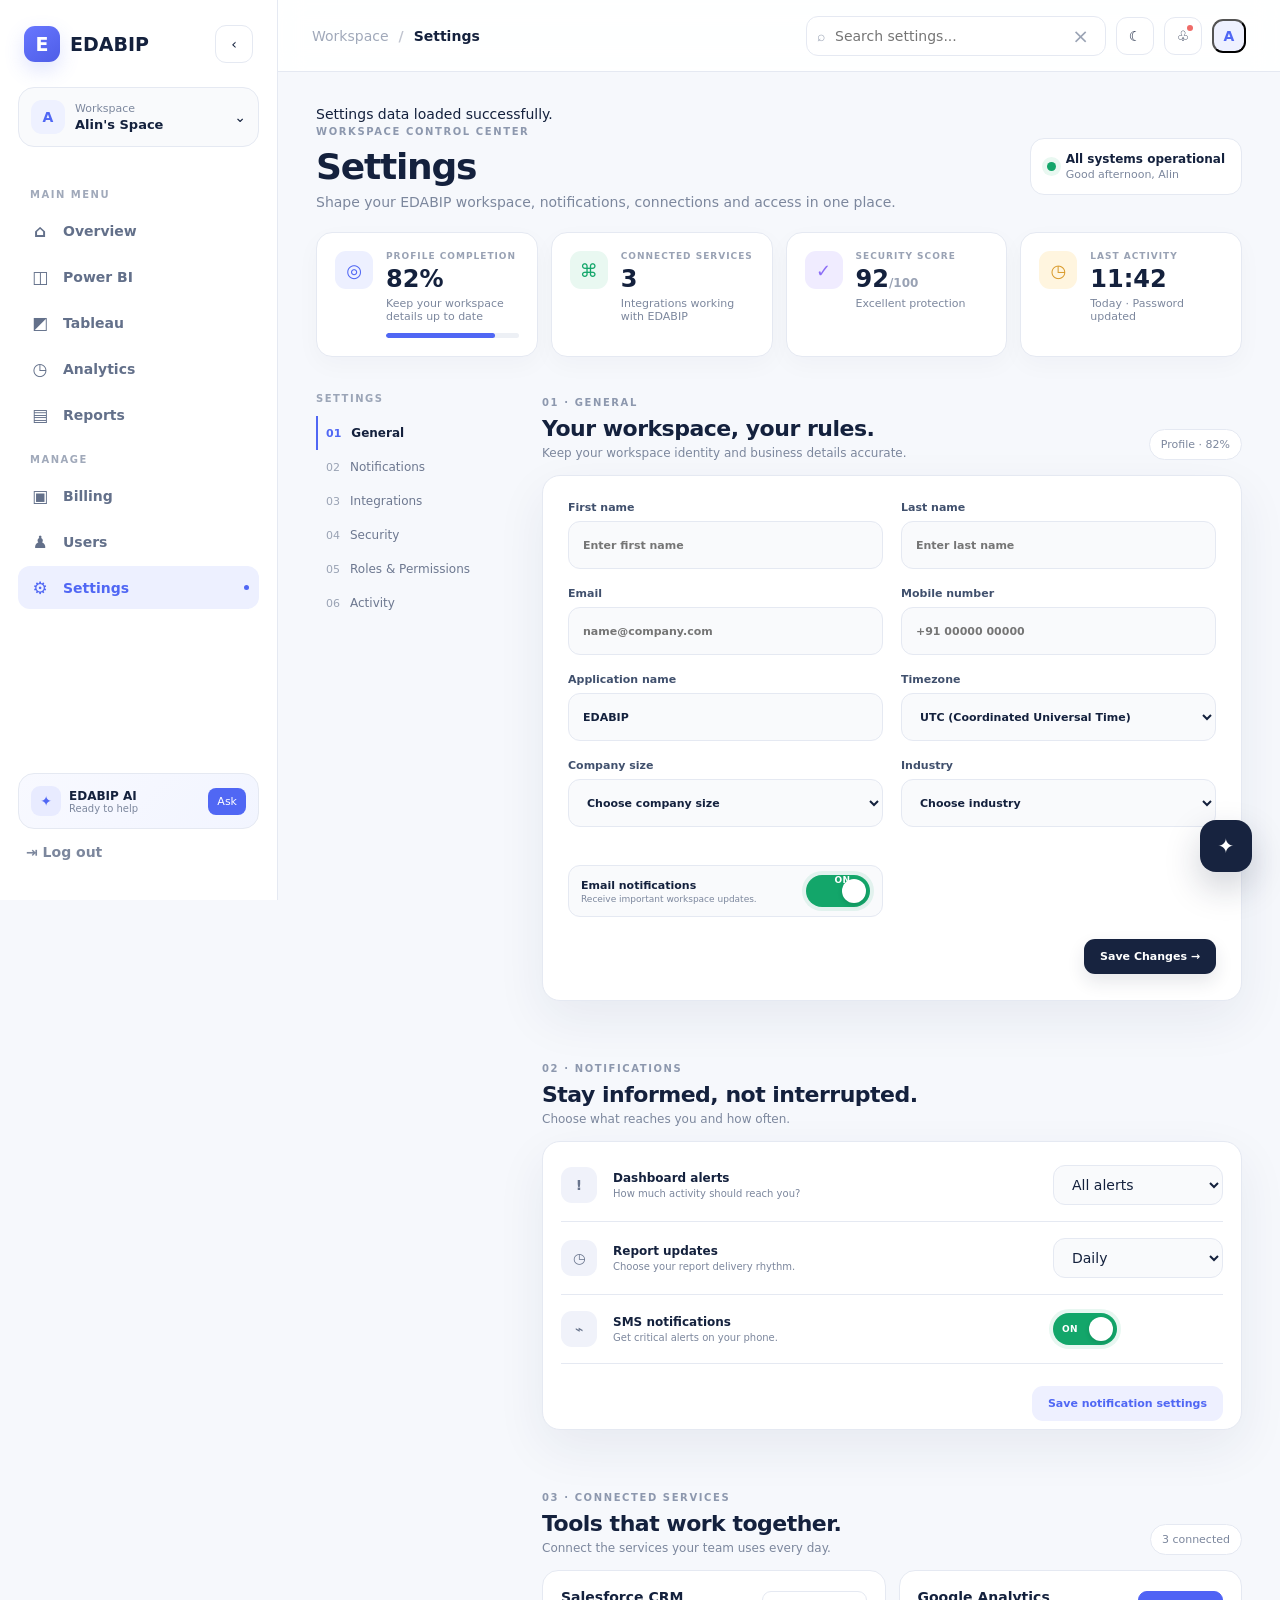
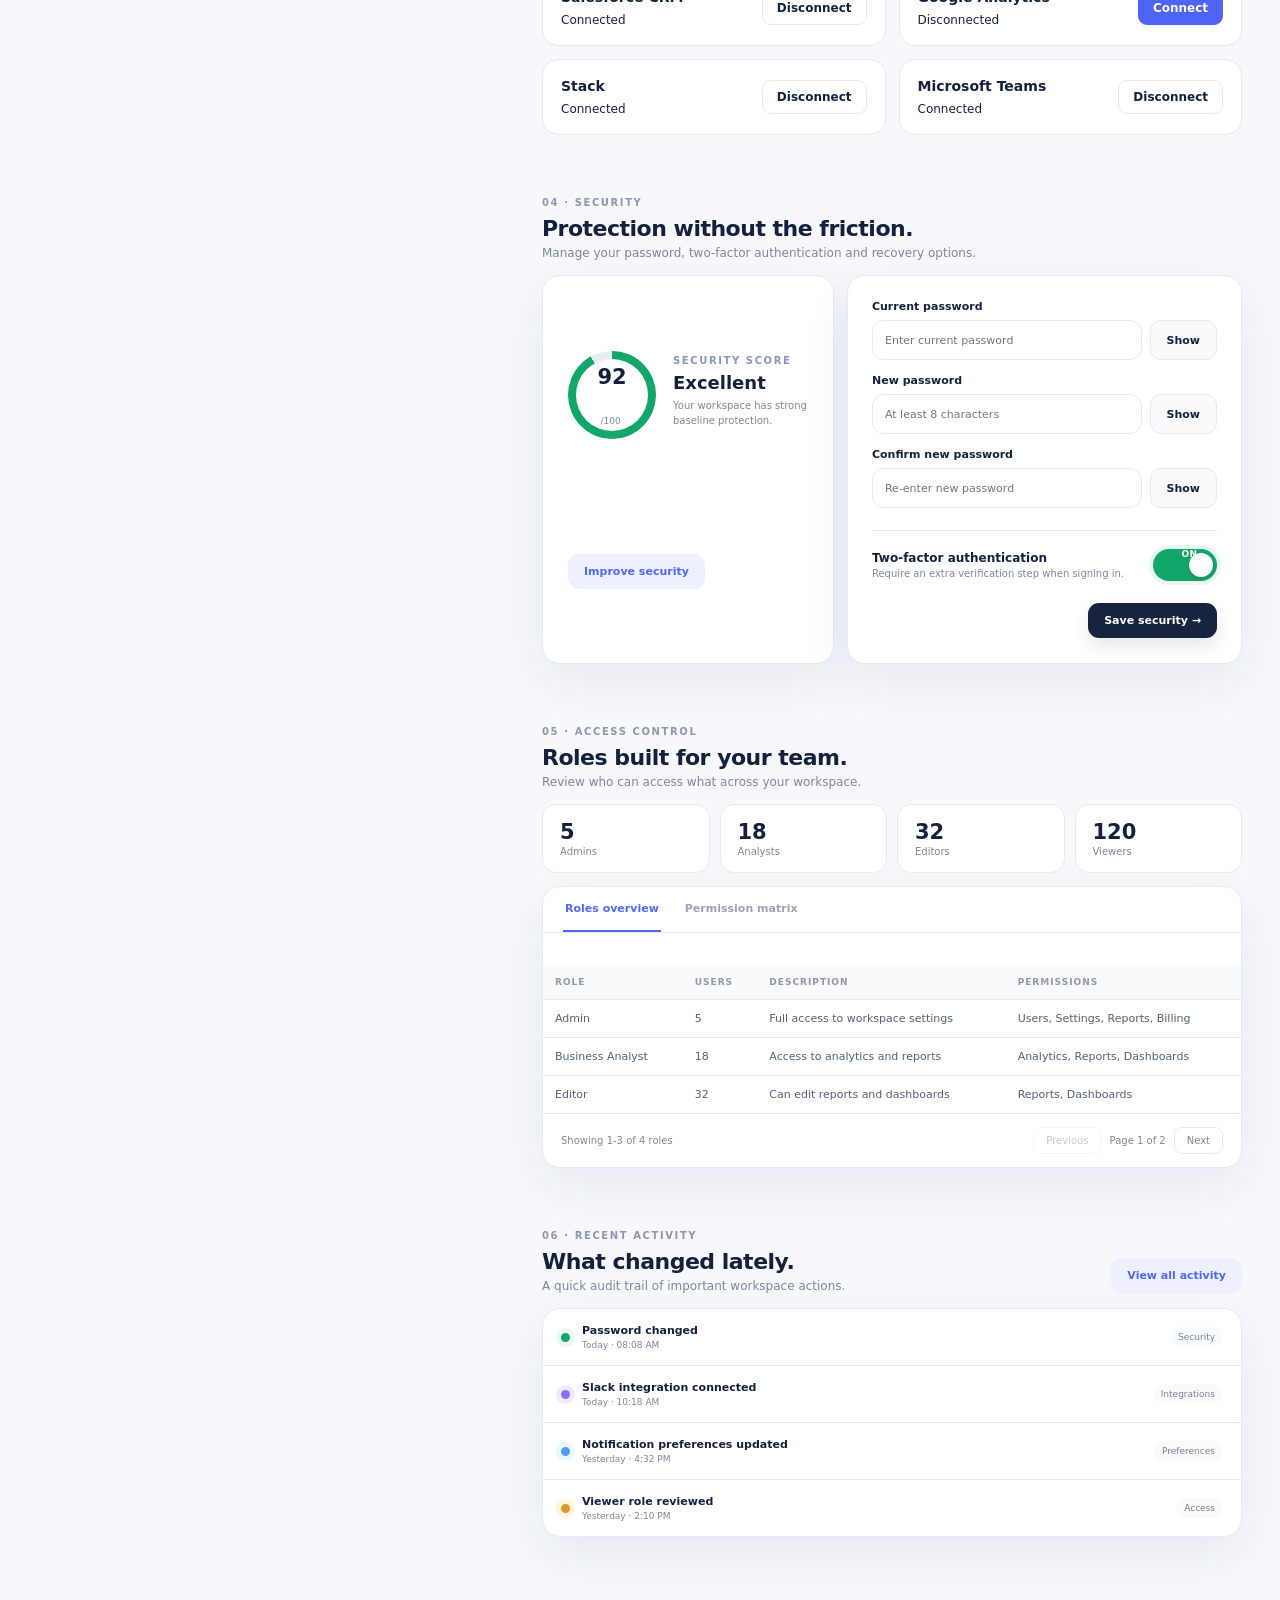
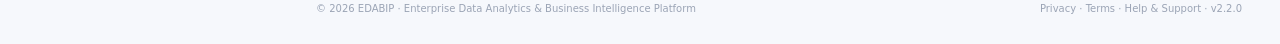
<file: index.html>
<!DOCTYPE html>
<html lang="en">
<head>
<meta charset="UTF-8">
<meta name="viewport" content="width=device-width, initial-scale=1.0">
<meta name="description" content="EDABIP modern workspace settings dashboard demo.">
<title>EDABIP | Settings</title>
<link rel="stylesheet" href="./css/style.css">
<script type="module" src="./js/main.js"></script>
<script type="module" src="./js/settings-entry.js"></script>
</head>
<body>
<div class="app-shell">
<aside class="sidebar" id="sidebar">
<div class="brand-row">
<a class="brand" href="#"><span class="brand-mark">E</span><span>EDABIP</span></a>
<button class="icon-button sidebar-collapse" id="sidebarToggle" type="button" aria-label="Collapse sidebar" aria-expanded="true">‹</button>
</div>
<div class="workspace-switcher"><span class="workspace-avatar">A</span><div><small>Workspace</small><strong>Alin's Space</strong></div><span>⌄</span></div>
<nav class="nav-menu" aria-label="Main navigation">
<p class="nav-label">MAIN MENU</p>
<a href="#"><span>⌂</span>Overview</a><a href="#"><span>◫</span>Power BI</a><a href="#"><span>◩</span>Tableau</a><a href="#"><span>◷</span>Analytics</a><a href="#"><span>▤</span>Reports</a>
<p class="nav-label">MANAGE</p>
<a href="#"><span>▣</span>Billing</a><a href="#"><span>♟</span>Users</a><a class="active" href="#"><span>⚙</span>Settings</a>
</nav>
<div class="sidebar-bottom"><div class="ai-mini"><span>✦</span><div><strong>EDABIP AI</strong><small>Ready to help</small></div><button id="askAi">Ask</button></div><a class="logout" href="#">⇥ Log out</a></div>
</aside>

<div class="main-area">
<header class="topbar">
<button class="mobile-menu icon-button" id="mobileMenu" type="button" aria-label="Open navigation" aria-expanded="false">☰</button>
<div class="breadcrumbs"><span>Workspace</span><b>/</b><strong>Settings</strong></div>
<div class="top-actions">
<label class="search-wrap"><span>⌕</span><input id="globalSearch" type="search" placeholder="Search settings..." aria-label="Search settings"><button id="clearSearch" type="button">×</button></label>
<button class="icon-button" id="themeToggle" title="Toggle theme" aria-label="Toggle light and dark theme">☾</button>
<button class="icon-button" id="notificationsBtn" type="button" title="Notifications" aria-label="Notifications">♧<i></i></button>
<button class="avatar" id="profileBtn" type="button" aria-label="Open profile menu">A</button>
</div>
</header>

<main class="content">
<div id="dataStatus" role="status" aria-live="polite">Loading settings...</div>
<section class="hero searchable" data-search="settings workspace profile notifications integrations security roles">
<div><span class="eyebrow">WORKSPACE CONTROL CENTER</span><h1>Settings</h1><p>Shape your EDABIP workspace, notifications, connections and access in one place.</p></div>
<div class="hero-status"><span class="status-dot"></span><div><strong>All systems operational</strong><small>Good afternoon, Alin</small></div></div>
</section>

<section class="overview-grid searchable" data-search="overview profile complete integrations security score activity">
<div class="overview-card profile-progress"><div class="overview-icon">◎</div><div class="overview-copy"><span>PROFILE COMPLETION</span><strong>82%</strong><small>Keep your workspace details up to date</small><div class="progress"><i style="width:82%"></i></div></div></div>
<div class="overview-card"><div class="overview-icon green">⌘</div><div class="overview-copy"><span>CONNECTED SERVICES</span><strong id="connectedCount">3</strong><small>Integrations working with EDABIP</small></div></div>
<div class="overview-card"><div class="overview-icon purple">✓</div><div class="overview-copy"><span>SECURITY SCORE</span><strong>92<span>/100</span></strong><small>Excellent protection</small></div></div>
<div class="overview-card"><div class="overview-icon amber">◷</div><div class="overview-copy"><span>LAST ACTIVITY</span><strong>11:42</strong><small>Today · Password updated</small></div></div>
</section>

<div class="settings-layout">
<aside class="settings-nav" aria-label="Settings sections">
<span class="settings-nav-title">SETTINGS</span>
<a class="current" href="#general">01 <span>General</span></a>
<a href="#notifications">02 <span>Notifications</span></a>
<a href="#integrations">03 <span>Integrations</span></a>
<a href="#security">04 <span>Security</span></a>
<a href="#roles">05 <span>Roles &amp; Permissions</span></a>
<a href="#activity">06 <span>Activity</span></a>
</aside>

<div class="settings-content">
<section class="section-block searchable" id="general" data-search="general first name last name email mobile application timezone company industry profile">
<div class="section-title"><div><span class="eyebrow">01 · GENERAL</span><h2>Your workspace, your rules.</h2><p>Keep your workspace identity and business details accurate.</p></div><span class="section-count">Profile · 82%</span></div>
<div class="card profile-card">
<form id="generalForm">
<div class="form-grid">
<label>First name<input name="firstName" placeholder="Enter first name" autocomplete="given-name" required></label>
<label>Last name<input name="lastName" placeholder="Enter last name" autocomplete="family-name" required></label>
<label>Email<input name="email" type="email" placeholder="name@company.com" autocomplete="email" required></label>
<label>Mobile number<input name="mobile" type="tel" inputmode="tel" placeholder="+91 00000 00000" autocomplete="tel"></label>
<label>Application name<input name="appName" value="EDABIP" required></label>
<label>Timezone<select name="timezone"><option>UTC (Coordinated Universal Time)</option><option>Asia/Kolkata (IST)</option><option>Europe/London</option><option>America/New_York</option></select></label>
<label>Company size<select name="companySize" required><option value="">Choose company size</option><option>1–10 employees</option><option>11–50 employees</option><option>51–200 employees</option><option>201–1000 employees</option></select></label>
<label>Industry<select name="industry" required><option value="">Choose industry</option><option>Technology</option><option>Finance</option><option>Healthcare</option><option>Education</option><option>Retail</option></select></label>
<div class="toggle-card"><div><strong>Email notifications</strong><small>Receive important workspace updates.</small></div><label class="switch"><input type="checkbox" name="emailNotifications" checked><span class="slider"></span><b class="switch-state">ON</b></label></div>
</div>
<div class="form-actions"><span class="form-message" id="generalMessage" role="status" aria-live="polite"></span><button class="primary-btn" type="submit">Save Changes <span>→</span></button></div>
</form>
</div>
</section>

<section class="section-block searchable" id="notifications" data-search="notifications dashboard alerts report updates sms preferences">
<div class="section-title"><div><span class="eyebrow">02 · NOTIFICATIONS</span><h2>Stay informed, not interrupted.</h2><p>Choose what reaches you and how often.</p></div></div>
<div class="card preference-card"><form id="notificationForm">
<div class="preference-row"><span class="pref-icon">!</span><div><strong>Dashboard alerts</strong><small>How much activity should reach you?</small></div><select name="dashboardAlerts"><option>All alerts</option><option>Important only</option><option>None</option></select></div>
<div class="preference-row"><span class="pref-icon">◷</span><div><strong>Report updates</strong><small>Choose your report delivery rhythm.</small></div><select name="reportUpdates"><option>Daily</option><option>Weekly</option><option>Monthly</option><option>Never</option></select></div>
<div class="preference-row"><span class="pref-icon">⌁</span><div><strong>SMS notifications</strong><small>Get critical alerts on your phone.</small></div><label class="switch"><input type="checkbox" name="smsNotifications" checked><span class="slider"></span><b class="switch-state">ON</b></label></div>
<div class="form-actions"><span class="form-message" id="notificationMessage" role="status" aria-live="polite"></span><button class="soft-btn" type="submit">Save notification settings</button></div>
</form></div>
</section>

<section class="section-block searchable" id="integrations" data-search="integrations salesforce google analytics slack microsoft teams connect disconnect services">
<div class="section-title"><div><span class="eyebrow">03 · CONNECTED SERVICES</span><h2>Tools that work together.</h2><p>Connect the services your team uses every day.</p></div><span class="section-count" id="integrationCountLabel">Loading integrations…</span></div>
<div class="integration-grid" id="integrationCards"></div><p class="form-message" id="integrationMessage" role="status" aria-live="polite"></p>
</section>

<section class="section-block searchable" id="security" data-search="security password two factor authentication 2fa security score recovery">
<div class="section-title"><div><span class="eyebrow">04 · SECURITY</span><h2>Protection without the friction.</h2><p>Manage your password, two-factor authentication and recovery options.</p></div></div>
<div class="security-grid">
<div class="card security-score"><div class="score-ring"><span>92</span><small>/100</small></div><div><span class="eyebrow">SECURITY SCORE</span><h3>Excellent</h3><p>Your workspace has strong baseline protection.</p></div><button class="soft-btn" id="improveSecurity" type="button">Improve security</button></div>
<div class="card security-controls"><form id="securityForm">
<label>Current password<div class="password-row"><input id="currentPasswordInput" name="currentPassword" type="password" placeholder="Enter current password" autocomplete="current-password" aria-describedby="securityMessage"><button class="ghost-btn password-visibility" type="button" data-target="currentPasswordInput" aria-pressed="false">Show</button></div></label>
<label>New password<div class="password-row"><input id="passwordInput" name="newPassword" type="password" placeholder="At least 8 characters" minlength="8" autocomplete="new-password" aria-describedby="securityMessage"><button class="ghost-btn password-visibility" type="button" data-target="passwordInput" aria-pressed="false">Show</button></div></label>
<label>Confirm new password<div class="password-row"><input id="confirmPasswordInput" name="confirmPassword" type="password" placeholder="Re-enter new password" autocomplete="new-password" aria-describedby="securityMessage"><button class="ghost-btn password-visibility" type="button" data-target="confirmPasswordInput" aria-pressed="false">Show</button></div></label>
<div class="security-toggle-row"><div><strong>Two-factor authentication</strong><small>Require an extra verification step when signing in.</small></div><label class="switch"><input type="checkbox" name="twoFactor" checked><span class="slider"></span><b class="switch-state">ON</b></label></div>
<div class="form-actions"><span class="form-message" id="securityMessage" role="status" aria-live="polite"></span><button class="primary-btn" type="submit">Save security <span>→</span></button></div>
</form></div>
</div>
</section>

<section class="section-block searchable" id="roles" data-search="roles permissions admin analyst editor viewer matrix users">
<div class="section-title"><div><span class="eyebrow">05 · ACCESS CONTROL</span><h2>Roles built for your team.</h2><p>Review who can access what across your workspace.</p></div></div>
<div class="role-stats"><div><strong>5</strong><span>Admins</span></div><div><strong>18</strong><span>Analysts</span></div><div><strong>32</strong><span>Editors</span></div><div><strong>120</strong><span>Viewers</span></div></div>
<div class="card roles-card"><div class="tabs" role="tablist" aria-label="Role views"><button class="tab active" id="rolesOverviewTab" type="button" role="tab" aria-controls="rolesPanel" aria-selected="true" tabindex="0" data-tab="overview">Roles overview</button><button class="tab" id="rolesMatrixTab" type="button" role="tab" aria-controls="rolesPanel" aria-selected="false" tabindex="-1" data-tab="matrix">Permission matrix</button></div><div class="table-wrap" id="rolesPanel" role="tabpanel" aria-labelledby="rolesOverviewTab" tabindex="0"><table><thead id="rolesHead"></thead><tbody id="rolesRows"></tbody></table></div><div class="table-footer"><span id="pageInfo"></span><div class="pagination" id="pagination"></div></div></div>
</section>

<section class="section-block searchable" id="activity" data-search="activity recent password integration connected preferences">
<div class="section-title"><div><span class="eyebrow">06 · RECENT ACTIVITY</span><h2>What changed lately.</h2><p>A quick audit trail of important workspace actions.</p></div><button class="soft-btn" id="viewActivity" type="button">View all activity</button></div>
<div class="card activity-card">
<div class="activity-row"><span class="activity-dot green"></span><div><strong>Password changed</strong><small>Today · 08:08 AM</small></div><span>Security</span></div>
<div class="activity-row"><span class="activity-dot purple"></span><div><strong>Slack integration connected</strong><small>Today · 10:18 AM</small></div><span>Integrations</span></div>
<div class="activity-row"><span class="activity-dot blue"></span><div><strong>Notification preferences updated</strong><small>Yesterday · 4:32 PM</small></div><span>Preferences</span></div>
<div class="activity-row"><span class="activity-dot amber"></span><div><strong>Viewer role reviewed</strong><small>Yesterday · 2:10 PM</small></div><span>Access</span></div>
</div>
</section>
</div>
</div>
<footer class="footer"><span>© 2026 EDABIP · Enterprise Data Analytics &amp; Business Intelligence Platform</span><span>Privacy · Terms · Help &amp; Support · v2.2.0</span></footer>
</main>
</div>
<button class="floating-ai" id="floatingAi" aria-label="Ask EDABIP AI">✦</button>
<div class="toast" id="toast" role="status" aria-live="polite"></div>
</div>
</body>
</html>
</file>
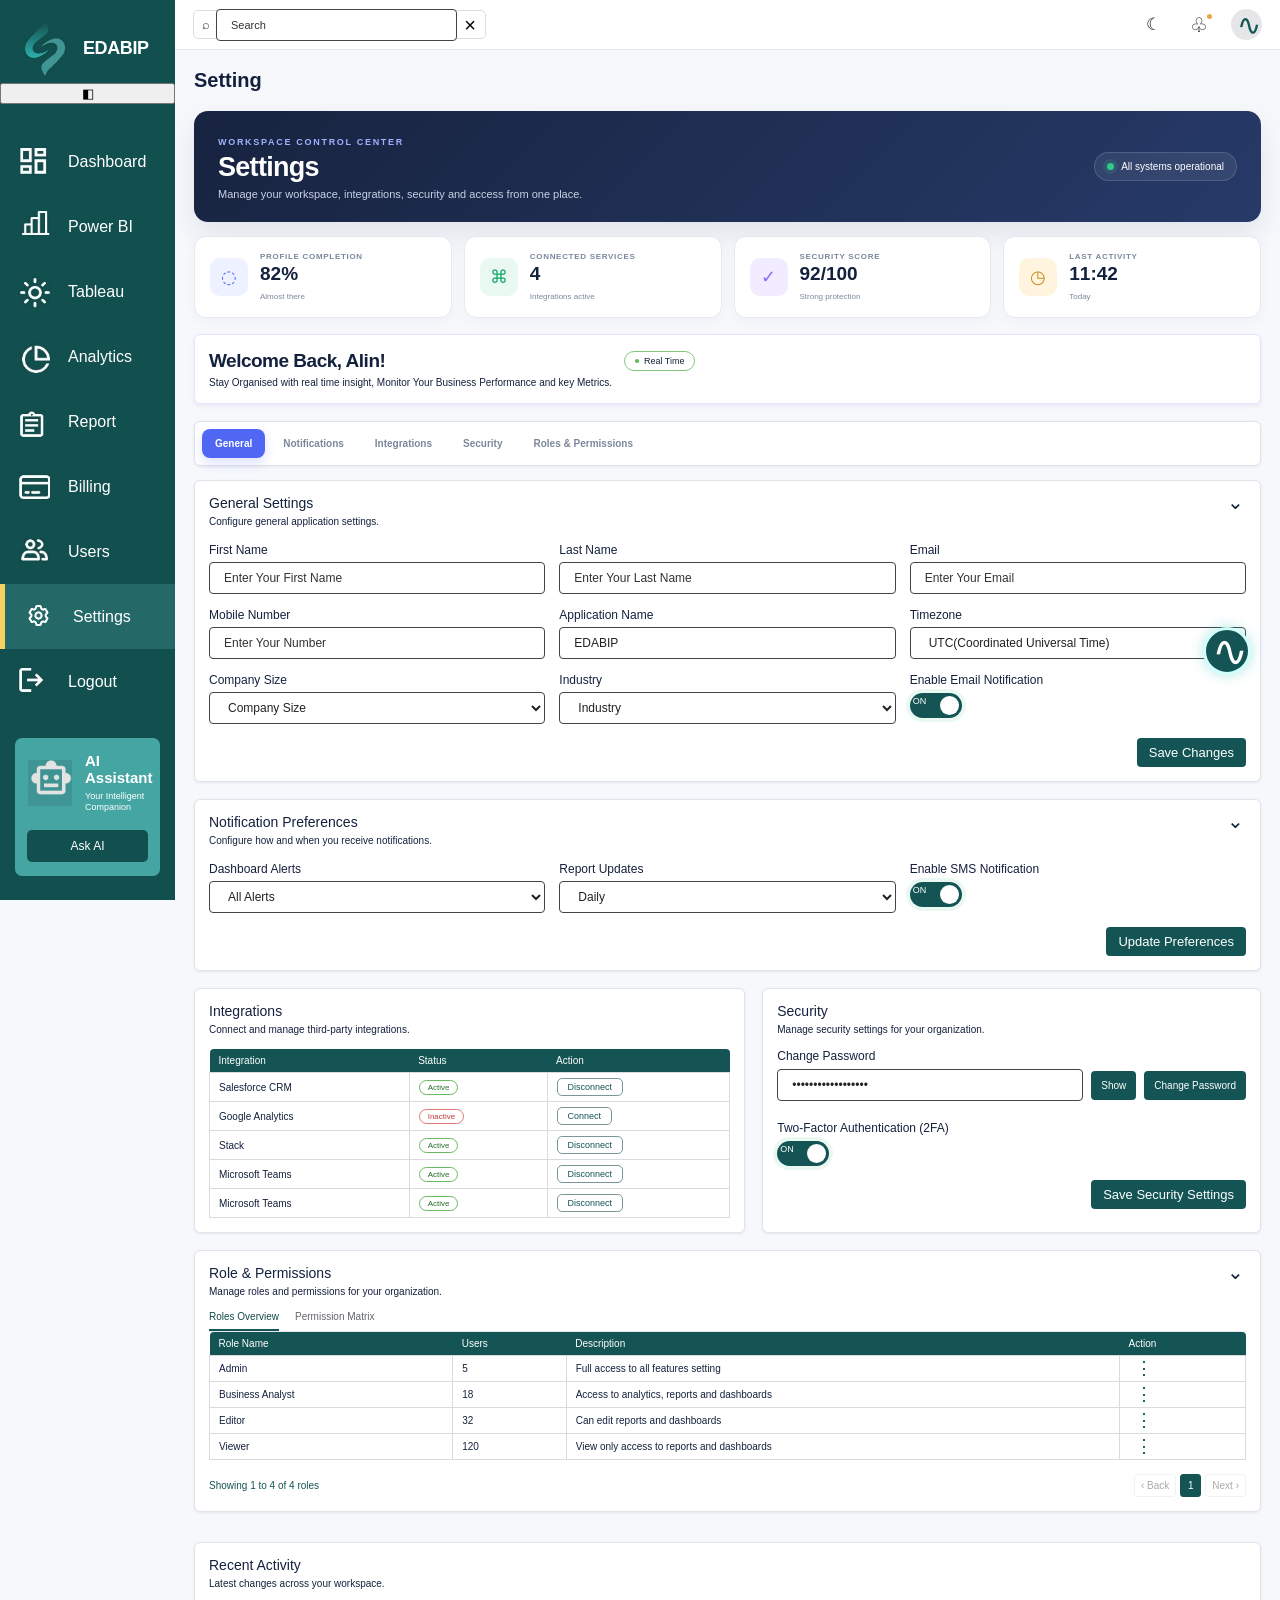
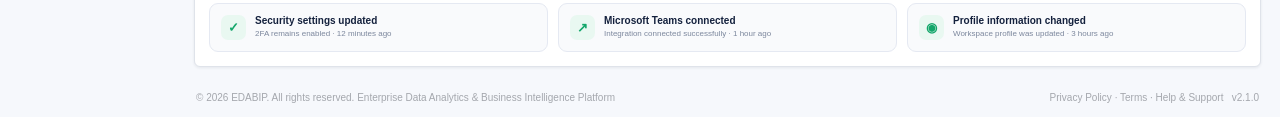
<file: edabip-asif/index.html>
<!DOCTYPE html>
<html lang="en">
<head>
  <meta charset="UTF-8">
  <meta name="viewport" content="width=device-width, initial-scale=1.0">
  <meta name="description" content="EDABIP settings dashboard demo built with HTML, CSS and JavaScript.">
  <title>EDABIP | Settings</title>
  <link rel="stylesheet" href="style.css">
  <script src="script.js" defer></script>
</head>
<body>
  <div class="app-shell">
    <aside class="sidebar" id="sidebar">

  <!-- EDABIP LOGO -->
  <a class="brand" href="#">
    <img src="assets/brand-logo.png" alt="EDABIP Logo" class="brand-logo">
    <b>EDABIP</b>
  </a>

  <!-- SIDEBAR COLLAPSE BUTTON -->
  <button class="collapse" id="sidebarToggle" aria-label="Toggle sidebar">
    ◧
  </button>

  <!-- SIDEBAR NAVIGATION -->
  <nav aria-label="Main navigation">

    <a href="#">
      <img src="assets/dashboard-icon.png" alt="" class="nav-icon">
      <span>Dashboard</span>
    </a>

    <a href="#">
      <img src="assets/powerbi-icon.png" alt="" class="nav-icon">
      <span>Power BI</span>
    </a>

    <a href="#">
      <img src="assets/tableau-icon.png" alt="" class="nav-icon">
      <span>Tableau</span>
    </a>

    <a href="#">
      <img src="assets/analytics-icon.png" alt="" class="nav-icon">
      <span>Analytics</span>
    </a>

    <a href="#">
      <img src="assets/report-icon.png" alt="" class="nav-icon">
      <span>Report</span>
    </a>

    <a href="#">
      <img src="assets/billing-icon.png" alt="" class="nav-icon">
      <span>Billing</span>
    </a>

    <a href="#">
      <img src="assets/users-icon.png" alt="" class="nav-icon">
      <span>Users</span>
    </a>

    <a class="active" href="#" aria-current="page">
      <img src="assets/settings-icon.png" alt="" class="nav-icon">
      <span>Settings</span>
    </a>

    <a href="#">
      <img src="assets/logout-icon.png" alt="" class="nav-icon">
      <span>Logout</span>
    </a>

  </nav>

  <!-- AI ASSISTANT -->
  <div class="ai-card">

    <div class="ai-title">
        <img src="assets/ai-icon.png" alt="" class="ai-icon">

        <div>
            <b>AI Assistant</b>
            <small>Your Intelligent Companion</small>
        </div>
    </div>

    <button id="askAi">Ask AI</button>

</div>

</aside>


    <div class="main-area">
      <header class="topbar">
        <button class="mobile-menu" id="mobileMenu" aria-label="Open navigation">☰</button>
        <label class="search-wrap"><span aria-hidden="true">⌕</span><input id="globalSearch" type="search" placeholder="Search" aria-label="Search settings"><button id="clearSearch" type="button" aria-label="Clear search">×</button></label>
        <div class="top-actions"><button class="icon-button theme-button" id="themeToggle" aria-label="Toggle theme" title="Toggle light/dark theme">☾</button><button class="icon-button" id="notificationsBtn" aria-label="Notifications" title="Notifications">♧<span class="notification-dot"></span></button><button class="avatar" id="profileBtn" aria-label="Open profile menu">∿</button></div>
      </header>

      <main class="content">
        <h1>Setting</h1>
        <section class="workspace-hero panel">
    <div><span class="eyebrow">WORKSPACE CONTROL CENTER</span><h2>Settings</h2><p>Manage your workspace, integrations, security and access from one place.</p></div>
    <span class="system-pill"><span></span> All systems operational</span>
  </section>
  <section class="overview-grid">
    <article class="metric-card"><span class="metric-icon">◌</span><div><small>PROFILE COMPLETION</small><strong>82%</strong><em>Almost there</em></div></article>
    <article class="metric-card"><span class="metric-icon">⌘</span><div><small>CONNECTED SERVICES</small><strong id="connectedCount">4</strong><em>Integrations active</em></div></article>
    <article class="metric-card"><span class="metric-icon">✓</span><div><small>SECURITY SCORE</small><strong>92/100</strong><em>Strong protection</em></div></article>
    <article class="metric-card"><span class="metric-icon">◷</span><div><small>LAST ACTIVITY</small><strong>11:42</strong><em>Today</em></div></article>
  </section>
  <section class="welcome panel">
          <div><h2>Welcome Back, Alin!</h2><p>Stay Organised with real time insight, Monitor Your Business Performance and key Metrics.</p></div>
          <span class="live-pill"><span></span> Real Time</span>
        </section>

        <div class="settings-nav panel" aria-label="Settings navigation">
    <button class="settings-nav-item active" data-target="generalBody">General</button>
    <button class="settings-nav-item" data-target="notificationBody">Notifications</button>
    <button class="settings-nav-item" data-target="integrationsRows">Integrations</button>
    <button class="settings-nav-item" data-target="securityForm">Security</button>
    <button class="settings-nav-item" data-target="rolesBody">Roles &amp; Permissions</button>
  </div>
  <section class="panel settings-panel searchable" data-search="general settings first name last name email mobile number application name timezone company size industry email notification">
          <button class="section-heading" data-collapse="generalBody" aria-expanded="true"><span><strong>General Settings</strong><small>Configure general application settings.</small></span><span class="chevron">⌄</span></button>
          <div id="generalBody" class="section-body">
            <form id="generalForm">
              <div class="form-grid">
                <label>First Name<input name="firstName" type="text" placeholder="Enter Your First Name" required></label>
                <label>Last Name<input name="lastName" type="text" placeholder="Enter Your Last Name" required></label>
                <label>Email<input name="email" type="email" placeholder="Enter Your Email" required></label>
                <label>Mobile Number<input name="mobile" type="tel" inputmode="tel" placeholder="Enter Your Number" pattern="[0-9+() -]{7,}" title="Enter a valid phone number"></label>
                <label>Application Name<input name="appName" type="text" value="EDABIP"></label>
                <label>Timezone<select name="timezone"><option>UTC(Coordinated Universal Time)</option><option>Asia/Kolkata (IST)</option><option>Europe/London</option><option>America/New_York</option><option>Asia/Dubai</option></select></label>
                <label>Company Size<select name="companySize"><option value="">Company Size</option><option>1–10 employees</option><option>11–50 employees</option><option>51–200 employees</option><option>201–1000 employees</option><option>1000+ employees</option></select></label>
                <label>Industry<select name="industry"><option value="">Industry</option><option>Technology</option><option>Finance</option><option>Healthcare</option><option>Education</option><option>Retail</option><option>Manufacturing</option><option>Other</option></select></label>
                <div class="toggle-field"><span>Enable Email Notification</span><label class="switch"><input type="checkbox" name="emailNotifications" checked><span class="slider"></span><span class="switch-state">ON</span></label></div>
              </div>
              <div class="actions"><button class="btn" type="submit">Save Changes</button></div>
              <p class="form-message" id="generalMessage" role="status"></p>
            </form>
          </div>
        </section>

        <section class="panel settings-panel searchable" data-search="notification preferences dashboard alerts report updates sms notification">
          <button class="section-heading" data-collapse="notificationBody" aria-expanded="true"><span><strong>Notification Preferences</strong><small>Configure how and when you receive notifications.</small></span><span class="chevron">⌄</span></button>
          <div id="notificationBody" class="section-body">
            <form id="notificationForm">
              <div class="form-grid notification-grid">
                <label>Dashboard Alerts<select name="dashboardAlerts"><option>All Alerts</option><option>Important Only</option><option>None</option></select></label>
                <label>Report Updates<select name="reportUpdates"><option>Daily</option><option>Weekly</option><option>Monthly</option><option>Never</option></select></label>
                <div class="toggle-field"><span>Enable SMS Notification</span><label class="switch"><input type="checkbox" name="smsNotifications" checked><span class="slider"></span><span class="switch-state">ON</span></label></div>
              </div>
              <div class="actions"><button class="btn" type="submit">Update Preferences</button></div>
              <p class="form-message" id="notificationMessage" role="status"></p>
            </form>
          </div>
        </section>

        <div class="two-column">
          <section class="panel searchable" data-search="integrations salesforce crm google analytics stack microsoft teams connect disconnect">
            <h2 class="card-title">Integrations</h2><p class="card-subtitle">Connect and manage third-party integrations.</p>
            <div class="table-wrap"><table><thead><tr><th>Integration</th><th>Status</th><th>Action</th></tr></thead><tbody id="integrationsRows"></tbody></table></div>
            <p class="form-message" id="integrationMessage" role="status"></p>
          </section>
          <section class="panel searchable" data-search="security change password two factor authentication 2fa">
            <h2 class="card-title">Security</h2><p class="card-subtitle">Manage security settings for your organization.</p>
            <form id="securityForm">
              <label class="password-label">Change Password<div class="password-row"><input id="passwordInput" type="password" value="StrongPassword123!" minlength="8" aria-label="New password"><button class="btn" type="button" id="showPassword">Show</button><button class="btn" type="submit">Change Password</button></div></label>
              <div class="toggle-field security-toggle"><span>Two-Factor Authentication (2FA)</span><label class="switch"><input type="checkbox" name="twoFactor" checked><span class="slider"></span><span class="switch-state">ON</span></label></div>
              <div class="actions"><button class="btn" type="submit">Save Security Settings</button></div>
              <p class="form-message" id="securityMessage" role="status"></p>
            </form>
          </section>
        </div>

        <section class="panel searchable roles-panel" data-search="role permissions admin business analyst editor viewer roles overview permission matrix">
          <button class="section-heading" data-collapse="rolesBody" aria-expanded="true"><span><strong>Role &amp; Permissions</strong><small>Manage roles and permissions for your organization.</small></span><span class="chevron">⌄</span></button>
          <div id="rolesBody" class="section-body">
            <div class="tabs" role="tablist" aria-label="Role views"><button class="tab active" role="tab" aria-selected="true" data-tab="overview">Roles Overview</button><button class="tab" role="tab" aria-selected="false" data-tab="matrix">Permission Matrix</button></div>
            <div class="table-wrap"><table id="rolesTable"><thead id="rolesHead"></thead><tbody id="rolesRows"></tbody></table></div>
            <div class="table-footer"><span id="pageInfo">Showing 1 to 4 of 4 roles</span><div class="pagination" id="pagination"></div></div>
          </div>
        </section>
        <section class="panel activity-panel"><div><h2 class="card-title">Recent Activity</h2><p class="card-subtitle">Latest changes across your workspace.</p></div><div class="activity-list"><div><span>✓</span><p><b>Security settings updated</b><small>2FA remains enabled · 12 minutes ago</small></p></div><div><span>↗</span><p><b>Microsoft Teams connected</b><small>Integration connected successfully · 1 hour ago</small></p></div><div><span>◉</span><p><b>Profile information changed</b><small>Workspace profile was updated · 3 hours ago</small></p></div></div></section>
        <footer class="footer"><span>© 2026 EDABIP. All rights reserved. Enterprise Data Analytics &amp; Business Intelligence Platform</span><span><a href="#">Privacy Policy</a> · <a href="#">Terms</a> · <a href="#">Help &amp; Support</a> &nbsp; v2.1.0</span></footer>
      </main>
    </div>
    <button class="floating-ai" id="floatingAi" aria-label="Ask AI assistant">∿</button>
    <div class="toast" id="toast" role="status" aria-live="polite"></div>
  </div>
</body>
</html>
</file>
<file: css/style.css>
:root {
  --bg:#f6f8fc;
  --surface:#fff;
  --surface-2:#f9fafc;
  --text:#14213d;
  --muted:#7c879d;
  --line:#e5e9f2;
  --primary:#5067f4;
  --primary-dark:#17233f;
  --green:#13a66a;
  --green-bg:#e9f8f1;
  --purple:#8b6df6;
  --amber:#d99a2b;
  --blue:#4e9df5;
  --shadow:0 18px 50px rgba(33,46,78,.07);
  --radius:18px
}
* {
  box-sizing:border-box
}
html {
  scroll-behavior:smooth
}
body {
  margin:0;
  background:var(--bg);
  color:var(--text);
  font-family:Inter,ui-sans-serif,system-ui,-apple-system,BlinkMacSystemFont,"Segoe UI",sans-serif;
  font-size:14px
}
button,input,select {
  font:inherit
}
button {
  cursor:pointer
}
a {
  text-decoration:none;
  color:inherit
}
.app-shell {
  min-height:100vh
}
.sidebar {
  position:fixed;
  z-index:20;
  left:0;
  top:0;
  bottom:0;
  width:278px;
  background:var(--surface);
  border-right:1px solid var(--line);
  padding:25px 18px;
  display:flex;
  flex-direction:column;
  transition:.25s
}
.brand-row {
  display:flex;
  align-items:center;
  justify-content:space-between;
  padding:0 6px 24px
}
.brand {
  display:flex;
  align-items:center;
  gap:10px;
  font-weight:800;
  font-size:19px
}
.brand-mark {
  width:36px;
  height:36px;
  border-radius:11px;
  background:linear-gradient(145deg,#6877ff,#4e5de7);
  color:#fff;
  display:grid;
  place-items:center;
  font-weight:800;
  box-shadow:0 8px 20px #5368f42e
}
.icon-button {
  border:1px solid var(--line);
  background:var(--surface);
  color:var(--text);
  width:38px;
  height:38px;
  border-radius:11px
}
.workspace-switcher {
  display:flex;
  align-items:center;
  gap:10px;
  padding:12px;
  border:1px solid var(--line);
  background:var(--surface-2);
  border-radius:16px;
  margin-bottom:24px
}
.workspace-switcher>div {
  flex:1
}
.workspace-switcher small,.workspace-switcher strong {
  display:block
}
.workspace-switcher small {
  font-size:11px;
  color:var(--muted)
}
.workspace-switcher strong {
  font-size:13px;
  margin-top:2px
}
.workspace-avatar,.avatar {
  display:grid;
  place-items:center;
  width:34px;
  height:34px;
  border-radius:11px;
  background:#eef1ff;
  color:var(--primary);
  font-weight:800
}
.nav-label {
  font-size:10px;
  letter-spacing:1.5px;
  color:#a0a9ba;
  font-weight:800;
  margin:18px 12px 9px
}
.nav-menu a {
  height:43px;
  padding:0 12px;
  border-radius:12px;
  display:flex;
  align-items:center;
  gap:13px;
  color:#63708a;
  font-weight:600;
  margin:3px 0
}
.nav-menu a span {
  width:20px;
  text-align:center;
  font-size:17px
}
.nav-menu a:hover {
  background:#f5f6fb;
  color:var(--text)
}
.nav-menu a.active {
  background:#edf0ff;
  color:var(--primary);
  position:relative
}
.nav-menu a.active:after {
  content:"";
  position:absolute;
  right:10px;
  width:5px;
  height:5px;
  border-radius:50%;
  background:var(--primary)
}
.sidebar-bottom {
  margin-top:auto
}
.ai-mini {
  border:1px solid var(--line);
  background:linear-gradient(135deg,#f8f9ff,#f2f5ff);
  border-radius:16px;
  padding:12px;
  display:grid;
  grid-template-columns:30px 1fr auto;
  gap:8px;
  align-items:center
}
.ai-mini>span {
  width:30px;
  height:30px;
  display:grid;
  place-items:center;
  background:#e8ebff;
  color:var(--primary);
  border-radius:9px
}
.ai-mini strong,.ai-mini small {
  display:block
}
.ai-mini strong {
  font-size:12px
}
.ai-mini small {
  font-size:10px;
  color:var(--muted)
}
.ai-mini button {
  border:0;
  background:var(--primary);
  color:#fff;
  border-radius:8px;
  padding:7px 9px;
  font-size:11px
}
.logout {
  display:block;
  color:var(--muted);
  font-weight:600;
  padding:15px 8px
}
.sidebar.is-collapsed {
  width:82px
}
.sidebar.is-collapsed .brand span:last-child,.sidebar.is-collapsed .workspace-switcher div,.sidebar.is-collapsed .workspace-switcher>span:last-child,.sidebar.is-collapsed .nav-menu a {
  font-size:0
}
.sidebar.is-collapsed .nav-menu a {
  justify-content:center
}
.sidebar.is-collapsed .nav-menu a span {
  font-size:17px
}
.sidebar.is-collapsed .nav-label,.sidebar.is-collapsed .ai-mini,.sidebar.is-collapsed .logout {
  display:none
}
.main-area {
  margin-left:278px;
  min-height:100vh
}
.topbar {
  height:72px;
  background:rgba(255,255,255,.9);
  backdrop-filter:blur(12px);
  border-bottom:1px solid var(--line);
  display:flex;
  align-items:center;
  justify-content:space-between;
  padding:0 34px;
  position:sticky;
  top:0;
  z-index:10
}
.breadcrumbs {
  display:flex;
  gap:10px;
  align-items:center
}
.breadcrumbs span {
  color:#a0a9ba
}
.breadcrumbs b {
  color:#c0c5d0
}
.breadcrumbs strong {
  font-size:14px
}
.top-actions {
  display:flex;
  align-items:center;
  gap:10px
}
.search-wrap {
  height:40px;
  width:300px;
  border:1px solid var(--line);
  border-radius:12px;
  background:var(--surface);
  display:flex;
  align-items:center;
  padding:0 10px;
  gap:8px;
  color:#9aa3b4
}
.search-wrap input {
  border:0;
  outline:0;
  background:transparent;
  width:100%;
  color:var(--text)
}
.search-wrap button {
  border:0;
  background:none;
  color:#9aa3b4;
  font-size:20px
}
.notification-dot {
  position:absolute
}
.top-actions>.icon-button {
  position:relative
}
.top-actions>.icon-button:nth-child(3) i {
  position:absolute;
  right:8px;
  top:7px;
  width:6px;
  height:6px;
  border-radius:50%;
  background:#ef6b68
}
.mobile-menu {
  display:none
}
.content {
  max-width:1500px;
  margin:auto;
  padding:34px 38px 0
}
.hero {
  display:flex;
  justify-content:space-between;
  align-items:center;
  gap:25px;
  margin-bottom:22px
}
.eyebrow {
  font-size:10px;
  letter-spacing:1.6px;
  color:#8d98ae;
  font-weight:800
}
.hero h1 {
  font-size:36px;
  letter-spacing:-1.2px;
  margin:8px 0 7px
}
.hero p {
  margin:0;
  color:var(--muted);
  font-size:14px
}
.hero-status {
  display:flex;
  align-items:center;
  gap:10px;
  padding:13px 16px;
  background:var(--surface);
  border:1px solid var(--line);
  border-radius:14px
}
.status-dot {
  width:9px;
  height:9px;
  border-radius:50%;
  background:var(--green);
  box-shadow:0 0 0 5px var(--green-bg)
}
.hero-status strong,.hero-status small {
  display:block
}
.hero-status strong {
  font-size:12px
}
.hero-status small {
  color:var(--muted);
  font-size:11px;
  margin-top:2px
}
.overview-grid {
  display:grid;
  grid-template-columns:repeat(4,1fr);
  gap:13px;
  margin-bottom:36px
}
.overview-card {
  background:var(--surface);
  border:1px solid var(--line);
  border-radius:16px;
  padding:18px;
  display:flex;
  gap:13px;
  min-height:112px;
  box-shadow:0 8px 25px rgba(31,45,74,.03)
}
.overview-icon {
  flex:0 0 38px;
  width:38px;
  height:38px;
  border-radius:11px;
  background:#edf0ff;
  color:var(--primary);
  display:grid;
  place-items:center;
  font-size:18px
}
.overview-icon.green {
  background:var(--green-bg);
  color:var(--green)
}
.overview-icon.purple {
  background:#f0ecff;
  color:var(--purple)
}
.overview-icon.amber {
  background:#fff5df;
  color:var(--amber)
}
.overview-copy span,.overview-copy small {
  display:block
}
.overview-copy span {
  font-size:9px;
  letter-spacing:1px;
  color:#99a2b4;
  font-weight:800
}
.overview-copy strong {
  display:block;
  font-size:24px;
  margin:4px 0
}
.overview-copy strong span {
  display:inline;
  font-size:12px;
  letter-spacing:0
}
.overview-copy small {
  color:var(--muted);
  font-size:11px
}
.progress {
  height:5px;
  background:#edf0f5;
  border-radius:10px;
  margin-top:10px;
  overflow:hidden
}
.progress i {
  display:block;
  height:100%;
  background:var(--primary);
  border-radius:10px
}
.settings-layout {
  display:grid;
  grid-template-columns:190px minmax(0,1fr);
  gap:36px
}
.settings-nav {
  position:sticky;
  top:100px;
  height:max-content
}
.settings-nav-title {
  display:block;
  font-size:10px;
  letter-spacing:1.5px;
  color:#9ba5b7;
  font-weight:800;
  margin-bottom:12px
}
.settings-nav a {
  display:flex;
  gap:10px;
  align-items:center;
  color:#9aa3b4;
  padding:10px 8px;
  font-size:11px;
  border-left:2px solid transparent
}
.settings-nav a span {
  color:#6d7890;
  font-size:12px
}
.settings-nav a.current {
  color:var(--primary);
  border-left-color:var(--primary);
  font-weight:800
}
.settings-nav a.current span {
  color:var(--text);
  font-weight:700
}
.settings-content {
  min-width:0
}
.section-block {
  margin-bottom:58px;
  scroll-margin-top:100px
}
.section-title {
  display:flex;
  align-items:flex-end;
  justify-content:space-between;
  gap:20px;
  margin-bottom:15px
}
.section-title h2 {
  font-size:22px;
  letter-spacing:-.5px;
  margin:7px 0 5px
}
.section-title p {
  color:var(--muted);
  margin:0;
  font-size:12px
}
.section-count {
  font-size:11px;
  color:var(--muted);
  padding:8px 11px;
  background:var(--surface);
  border:1px solid var(--line);
  border-radius:20px;
  white-space:nowrap
}
.card {
  background:var(--surface);
  border:1px solid var(--line);
  border-radius:18px;
  box-shadow:var(--shadow)
}
.profile-card {
  padding:25px
}
.form-grid {
  display:grid;
  grid-template-columns:1fr 1fr;
  gap:18px
}
.form-grid label,.security-controls label {
  display:flex;
  flex-direction:column;
  gap:7px;
  font-size:11px;
  font-weight:700;
  color:#40506d
}
.form-grid input,.form-grid select,.preference-row select,.security-controls input {
  height:48px;
  border:1px solid var(--line);
  background:var(--surface-2);
  border-radius:12px;
  padding:0 14px;
  color:var(--text);
  outline:none
}
.form-grid input:focus,.form-grid select:focus,.preference-row select:focus,.security-controls input:focus {
  border-color:#9aa7ff;
  box-shadow:0 0 0 3px #5368f415
}
.toggle-card {
  border:1px solid var(--line);
  background:var(--surface-2);
  border-radius:12px;
  padding:9px 12px;
  display:flex;
  align-items:center;
  justify-content:space-between;
  gap:10px;
  margin-top:20px
}
.toggle-card strong,.toggle-card small {
  display:block
}
.toggle-card strong {
  font-size:11px
}
.toggle-card small {
  font-size:9px;
  color:var(--muted);
  margin-top:2px
}
.switch {
  position:relative;
  width:64px;
  height:32px;
  display:inline-flex;
  align-items:center;
  flex:0 0 auto
}
.switch input {
  position:absolute;
  opacity:0;
  pointer-events:none
}
.slider {
  position:absolute;
  inset:0;
  background:#c5cad5;
  border-radius:20px;
  transition:.22s
}
.slider:before {
  content:"";
  position:absolute;
  width:24px;
  height:24px;
  left:4px;
  top:4px;
  border-radius:50%;
  background:white;
  box-shadow:0 2px 5px #0002;
  transition:.22s
}
.switch-state {
  position:relative;
  z-index:2;
  color:#fff;
  font-size:9px;
  letter-spacing:.3px;
  margin-left:9px;
  transition:.22s
}
.switch input:checked+.slider {
  background:var(--green);
  box-shadow:0 0 0 4px #13a66a18
}
.switch input:checked+.slider:before {
  transform:translateX(32px)
}
.switch input:not(:checked)~.switch-state {
  color:#657086;
  margin-left:29px
}
.form-actions {
  display:flex;
  align-items:center;
  justify-content:flex-end;
  gap:12px;
  margin-top:20px;
  min-height:38px
}
.primary-btn,.soft-btn,.ghost-btn {
  border:0;
  border-radius:11px;
  padding:11px 16px;
  font-weight:700;
  font-size:11px
}
.primary-btn {
  background:var(--primary-dark);
  color:white;
  box-shadow:0 8px 18px #17233f1c
}
.primary-btn:hover {
  transform:translateY(-1px)
}
.soft-btn {
  background:#eef0ff;
  color:var(--primary)
}
.ghost-btn {
  background:var(--surface-2);
  color:var(--text);
  border:1px solid var(--line)
}
.form-message {
  font-size:11px;
  color:var(--green);
  margin-right:auto
}
.preference-card {
  padding:7px 18px
}
.preference-row {
  display:grid;
  grid-template-columns:38px 1fr 170px;
  gap:14px;
  align-items:center;
  padding:16px 0;
  border-bottom:1px solid var(--line)
}
.preference-row:last-of-type {
  border-bottom:0
}
.pref-icon {
  width:36px;
  height:36px;
  border-radius:11px;
  background:#f0f2fa;
  display:grid;
  place-items:center;
  color:#68748c;
  font-weight:800
}
.preference-row strong,.preference-row small {
  display:block
}
.preference-row strong {
  font-size:12px
}
.preference-row small {
  font-size:10px;
  color:var(--muted);
  margin-top:3px
}
.preference-row select {
  height:40px
}
.integration-grid {
  display:grid;
  grid-template-columns:repeat(2,1fr);
  gap:13px
}
.integration-card {
  background:var(--surface);
  border:1px solid var(--line);
  border-radius:16px;
  padding:18px;
  display:flex;
  align-items:center;
  gap:11px
}
.service-logo {
  width:40px;
  height:40px;
  border-radius:12px;
  background:#f0f2fa;
  display:grid;
  place-items:center;
  font-weight:800;
  color:#53617a
}
.integration-top>div:nth-child(2) {
  flex:1
}
.integration-top strong,.integration-top small {
  display:block
}
.integration-top strong {
  font-size:13px
}
.integration-top small {
  font-size:10px;
  color:var(--muted);
  margin-top:2px
}
.service-status {
  font-size:9px;
  padding:5px 8px;
  border-radius:20px;
  background:#eaf8f1;
  color:var(--green);
  font-weight:800
}
.service-status.off {
  background:#f1f3f6;
  color:#8b95a6
}
.integration-bottom {
  display:flex;
  align-items:center;
  justify-content:space-between;
  margin-top:17px;
  padding-top:12px;
  border-top:1px solid var(--line);
  font-size:10px;
  color:var(--muted)
}
.small-action {
  border:1px solid var(--line);
  background:var(--surface);
  color:var(--text);
  border-radius:8px;
  padding:6px 9px;
  font-size:10px;
  font-weight:700
}
.small-action:hover {
  border-color:var(--primary);
  color:var(--primary)
}
.security-grid {
  display:grid;
  grid-template-columns:.85fr 1.15fr;
  gap:13px
}
.security-score {
  padding:25px;
  display:grid;
  grid-template-columns:90px 1fr;
  gap:15px;
  align-items:center
}
.score-ring {
  width:88px;
  height:88px;
  border-radius:50%;
  display:grid;
  place-items:center;
  background:conic-gradient(var(--green) 92%,#e9edf2 0);
  position:relative
}
.score-ring:after {
  content:"";
  position:absolute;
  inset:8px;
  border-radius:50%;
  background:var(--surface)
}
.score-ring span,.score-ring small {
  position:relative;
  z-index:1
}
.score-ring span {
  font-size:21px;
  font-weight:800
}
.score-ring small {
  font-size:9px;
  color:var(--muted);
  margin-left:-3px
}
.security-score h3 {
  margin:5px 0;
  font-size:18px
}
.security-score p {
  font-size:10px;
  color:var(--muted);
  line-height:1.5;
  margin:0 0 12px
}
.security-score .soft-btn {
  grid-column:1/-1;
  justify-self:start
}
.security-controls {
  padding:24px
}
.password-row {
  display:flex;
  gap:8px
}
.password-row input {
  flex:1
}
.security-toggle-row {
  display:flex;
  align-items:center;
  justify-content:space-between;
  border-top:1px solid var(--line);
  margin-top:22px;
  padding-top:18px
}
.security-toggle-row strong,.security-toggle-row small {
  display:block
}
.security-toggle-row strong {
  font-size:12px
}
.security-toggle-row small {
  font-size:10px;
  color:var(--muted);
  margin-top:3px;
  max-width:450px
}
.role-stats {
  display:grid;
  grid-template-columns:repeat(4,1fr);
  gap:10px;
  margin-bottom:13px
}
.role-stats div {
  background:var(--surface);
  border:1px solid var(--line);
  padding:15px 17px;
  border-radius:14px
}
.role-stats strong,.role-stats span {
  display:block
}
.role-stats strong {
  font-size:21px
}
.role-stats span {
  font-size:10px;
  color:var(--muted);
  margin-top:2px
}
.roles-card {
  overflow:hidden
}
.tabs {
  display:flex;
  gap:22px;
  border-bottom:1px solid var(--line);
  padding:0 20px
}
.tab {
  border:0;
  background:none;
  padding:15px 2px;
  color:#9aa3b4;
  font-size:11px;
  font-weight:700;
  border-bottom:2px solid transparent
}
.tab.active {
  color:var(--primary);
  border-bottom-color:var(--primary)
}
.table-wrap {
  overflow-x:auto
}
table {
  width:100%;
  border-collapse:collapse
}
th,td {
  text-align:left;
  padding:13px 18px;
  border-bottom:1px solid var(--line);
  font-size:11px;
  white-space:nowrap
}
th {
  font-size:9px;
  text-transform:uppercase;
  letter-spacing:1px;
  color:#8f99ab;
  background:var(--surface-2)
}
td {
  color:#526078
}
.role-action {
  border:0;
  background:none;
  color:#8490a4
}
.table-footer {
  padding:13px 18px;
  display:flex;
  justify-content:space-between;
  align-items:center;
  color:var(--muted);
  font-size:10px
}
.pagination {
  display:flex;
  gap:5px
}
.pagination button {
  border:1px solid var(--line);
  background:var(--surface);
  border-radius:7px;
  padding:6px 9px;
  color:var(--muted);
  font-size:10px
}
.pagination button.active {
  background:var(--primary);
  color:#fff;
  border-color:var(--primary)
}
.pagination button:disabled {
  opacity:.45
}
.activity-card {
  overflow:hidden
}
.activity-row {
  display:flex;
  align-items:center;
  gap:12px;
  padding:15px 18px;
  border-bottom:1px solid var(--line)
}
.activity-row:last-child {
  border-bottom:0
}
.activity-row>div {
  flex:1
}
.activity-row strong,.activity-row small {
  display:block
}
.activity-row strong {
  font-size:11px
}
.activity-row small {
  font-size:9px;
  color:var(--muted);
  margin-top:3px
}
.activity-row>span:last-child {
  font-size:9px;
  padding:5px 8px;
  background:var(--surface-2);
  border-radius:20px;
  color:#758198
}
.activity-dot {
  width:9px;
  height:9px;
  border-radius:50%;
  box-shadow:0 0 0 5px #eaf8f1
}
.activity-dot.green {
  background:var(--green)
}
.activity-dot.purple {
  background:var(--purple);
  box-shadow:0 0 0 5px #f0ecff
}
.activity-dot.blue {
  background:var(--blue);
  box-shadow:0 0 0 5px #edf5ff
}
.activity-dot.amber {
  background:var(--amber);
  box-shadow:0 0 0 5px #fff5df
}
.footer {
  display:flex;
  justify-content:space-between;
  gap:15px;
  color:#9ba4b5;
  font-size:10px;
  padding:8px 0 30px
}
.floating-ai {
  position:fixed;
  right:28px;
  bottom:28px;
  width:52px;
  height:52px;
  border:0;
  border-radius:16px;
  background:var(--primary-dark);
  color:#fff;
  font-size:20px;
  box-shadow:0 15px 35px #17233f35
}
.toast {
  position:fixed;
  right:25px;
  top:90px;
  background:var(--primary-dark);
  color:#fff;
  padding:12px 15px;
  border-radius:10px;
  font-size:11px;
  opacity:0;
  transform:translateY(-10px);
  pointer-events:none;
  transition:.2s;
  z-index:50
}
.toast.show {
  opacity:1;
  transform:none
}
.search-hidden {
  display:none!important
}
body.dark {
  --bg:#0d1321;
  --surface:#141c2d;
  --surface-2:#101827;
  --text:#edf2ff;
  --muted:#8d99ae;
  --line:#253148;
  --primary:#7384ff;
  --primary-dark:#f0f3ff;
  --green:#31c98b;
  --green-bg:#123326;
  --shadow:0 18px 50px rgba(0,0,0,.22)
}
body.dark .primary-btn {
  color:#131b2c;
  background:#edf1ff
}
body.dark .soft-btn {
  background:#242d49
}
body.dark .nav-menu a:hover {
  background:#1b2437
}
body.dark .nav-menu a.active {
  background:#222c4b
}
body.dark .ai-mini {
  background:#151f34
}
body.dark .slider:before {
  background:#f4f6fb
}
body.dark .service-status {
  background:#123326
}
body.dark .service-status.off {
  background:#252c3a;
  color:#9da7ba
}
body.dark .hero-status,body.dark .overview-card,body.dark .card,body.dark .section-count {
  box-shadow:none
}
@media(max-width:1150px) {
  .sidebar {
    width:230px
  }
  .main-area {
    margin-left:230px
  }
  .overview-grid {
    grid-template-columns:repeat(2,1fr)
  }
  .settings-layout {
    grid-template-columns:150px 1fr
  }
  .content {
    padding-left:25px;
    padding-right:25px
  }
  .search-wrap {
    width:250px
  }
}
@media(max-width:900px) {
  .sidebar {
    width:78px
  }
  .sidebar .brand span:last-child,.workspace-switcher div,.workspace-switcher>span:last-child,.nav-label,.nav-menu a {
    font-size:0
  }
  .sidebar .nav-menu a {
    justify-content:center
  }
  .sidebar .nav-menu a span {
    font-size:17px
  }
  .sidebar .ai-mini,.logout {
    display:none
  }
  .main-area {
    margin-left:78px
  }
  .settings-layout {
    grid-template-columns:1fr
  }
  .settings-nav {
    position:static;
    display:flex;
    gap:6px;
    overflow:auto;
    padding-bottom:5px
  }
  .settings-nav-title {
    display:none
  }
  .settings-nav a {
    border-left:0;
    border-bottom:2px solid transparent;
    white-space:nowrap
  }
  .settings-nav a.current {
    border-bottom-color:var(--primary)
  }
  .settings-nav a.current span {
    color:var(--text)
  }
  .settings-nav a span {
    font-size:10px
  }
  .security-grid {
    grid-template-columns:1fr
  }
  .topbar {
    padding:0 18px
  }
  .breadcrumbs {
    display:none
  }
}
@media(max-width:650px) {
  .sidebar {
    transform:translateX(-100%);
    width:230px
  }
  .sidebar.mobile-open {
    transform:none
  }
  .sidebar.mobile-open .brand span:last-child,.sidebar.mobile-open .workspace-switcher div,.sidebar.mobile-open .workspace-switcher>span:last-child,.sidebar.mobile-open .nav-label,.sidebar.mobile-open .nav-menu a {
    font-size:initial
  }
  .sidebar.mobile-open .nav-menu a {
    justify-content:flex-start
  }
  .sidebar.mobile-open .nav-menu a span {
    font-size:17px
  }
  .sidebar.mobile-open .ai-mini,.sidebar.mobile-open .logout {
    display:block
  }
  .main-area {
    margin-left:0
  }
  .mobile-menu {
    display:block
  }
  .topbar {
    gap:8px
  }
  .top-actions {
    flex:1
  }
  .search-wrap {
    width:100%
  }
  .hero,.section-title {
    align-items:flex-start;
    flex-direction:column
  }
  .overview-grid,.integration-grid,.form-grid,.role-stats {
    grid-template-columns:1fr
  }
  .content {
    padding:22px 14px 0
  }
  .hero h1 {
    font-size:30px
  }
  .overview-card {
    min-height:auto
  }
  .preference-row {
    grid-template-columns:38px 1fr
  }
  .preference-row select,.preference-row .switch {
    grid-column:2;
    width:100%
  }
  .preference-row .switch {
    justify-self:start
  }
  .security-score {
    grid-template-columns:78px 1fr
  }
  .score-ring {
    width:76px;
    height:76px
  }
  .footer {
    flex-direction:column
  }
  .top-actions>.icon-button:nth-child(3) {
    display:none
  }
  .floating-ai {
    right:15px;
    bottom:18px
  }
}


/* Keep keyboard navigation visible without changing the default pointer design. */
:where(a, button, input, select, textarea, [tabindex]):focus-visible {
  outline: 3px solid var(--primary);
  outline-offset: 3px;
}

@media (prefers-reduced-motion: reduce) {
  *,
  *::before,
  *::after {
    scroll-behavior: auto !important;
    animation-duration: 0.01ms !important;
    animation-iteration-count: 1 !important;
    transition-duration: 0.01ms !important;
  }
}
/* Integration card layout */
.integration-card {
  display: flex;
  align-items: center;
  justify-content: space-between;
  gap: 16px;
  min-width: 0;
}

.integration-details {
  display: flex;
  flex-direction: column;
  align-items: flex-start;
  gap: 8px;
  min-width: 0;
}

.integration-name {
  overflow-wrap: anywhere;
}

.integration-status {
  font-size: 12px;
}

.integration-action {
  flex-shrink: 0;
  padding: 9px 14px;
  border: 1px solid var(--line);
  border-radius: 9px;
  background: var(--surface);
  color: var(--text);
  font: inherit;
  font-size: 12px;
  font-weight: 600;
  cursor: pointer;
  transition: background 0.2s, color 0.2s;
}

.connect-btn {
  color: #ffffff;
  background: #4f63f5;
  border-color: #4f63f5;
}

.disconnect-btn:hover {
  background: #fff0f0;
  color: #c62828;
  border-color: #f1b7b7;
}

.connect-btn:hover {
  background: #3949d8;
}

.integration-action:focus-visible {
  outline: 2px solid #4f63f5;
  outline-offset: 3px;
}

@media (max-width: 480px) {
  .integration-card {
    gap: 10px;
    padding: 14px;
  }

  .integration-action {
    padding: 8px 10px;
  }
}

/* Roles and permissions */
.permission-save-controls {
  display: flex;
  align-items: center;
  justify-content: space-between;
  flex-wrap: wrap;
  gap: 12px;
  margin: 16px 0;
}

.permission-save-controls [role="status"] {
  font-size: 13px;
  color: var(--muted, #687386);
}

.permission-save-controls button:disabled {
  opacity: 0.5;
  cursor: not-allowed;
}

#rolesPanel table {
  width: 100%;
  border-collapse: collapse;
}

#rolesPanel th,
#rolesPanel td {
  padding: 12px;
  text-align: left;
  border-bottom: 1px solid var(--line, #e5e7eb);
}

#rolesPanel th {
  font-weight: 600;
}

#rolesPanel input[type="checkbox"] {
  width: 16px;
  height: 16px;
  cursor: pointer;
  accent-color: #4f63f5;
}

#pagination {
  display: flex;
  align-items: center;
  gap: 8px;
}

#pagination button {
  padding: 7px 12px;
  border: 1px solid var(--line, #e5e7eb);
  border-radius: 8px;
  background: var(--surface, #ffffff);
  color: inherit;
  cursor: pointer;
}

#pagination button:disabled {
  opacity: 0.45;
  cursor: not-allowed;
}

#rolesPanel input:focus-visible,
#pagination button:focus-visible {
  outline: 2px solid #4f63f5;
  outline-offset: 3px;
}

@media (max-width: 600px) {
  #rolesPanel {
    overflow-x: auto;
  }

  #rolesPanel table {
    min-width: 540px;
  }
}

/* ========================================
   EDABIP DARK THEME
======================================== */

html[data-theme="dark"] {
  color-scheme: dark;
  background: #111827;
  color: #e5e7eb;
}

html[data-theme="dark"] body,
html[data-theme="dark"] .app-shell,
html[data-theme="dark"] .main-area,
html[data-theme="dark"] .content {
  background-color: #111827 !important;
  color: #e5e7eb;
}

html[data-theme="dark"] .sidebar,
html[data-theme="dark"] .topbar {
  background-color: #182235 !important;
  color: #e5e7eb;
  border-color: #334155 !important;
}

html[data-theme="dark"] .card,
html[data-theme="dark"] .settings-card,
html[data-theme="dark"] .integration-card,
html[data-theme="dark"] .roles-card,
html[data-theme="dark"] .preference-card,
html[data-theme="dark"] .stat-card,
html[data-theme="dark"] .activity-item,
html[data-theme="dark"] .table-wrap {
  background-color: #1e293b !important;
  color: #e5e7eb;
  border-color: #334155 !important;
}

html[data-theme="dark"] h1,
html[data-theme="dark"] h2,
html[data-theme="dark"] h3,
html[data-theme="dark"] h4,
html[data-theme="dark"] strong,
html[data-theme="dark"] label,
html[data-theme="dark"] th,
html[data-theme="dark"] td {
  color: #e5e7eb;
}

html[data-theme="dark"] p,
html[data-theme="dark"] small,
html[data-theme="dark"] .muted,
html[data-theme="dark"] .eyebrow {
  color: #a8b3c7;
}

html[data-theme="dark"] input:not([type="checkbox"]):not([type="radio"]),
html[data-theme="dark"] select,
html[data-theme="dark"] textarea {
  background-color: #111827 !important;
  color: #e5e7eb !important;
  border-color: #475569 !important;
}

html[data-theme="dark"] input::placeholder,
html[data-theme="dark"] textarea::placeholder {
  color: #94a3b8;
}

html[data-theme="dark"] table th,
html[data-theme="dark"] table td,
html[data-theme="dark"] .preference-row,
html[data-theme="dark"] .integration-card {
  border-color: #334155 !important;
}

html[data-theme="dark"] button:not(.switch):not(.slider) {
  border-color: #475569;
}

html[data-theme="dark"] .tab:not(.active),
html[data-theme="dark"] .pagination button {
  background-color: #1e293b;
  color: #cbd5e1;
}

html[data-theme="dark"] .icon-button {
  color: #e5e7eb;
}

html[data-theme="dark"] a {
  color: #93a5ff;
}

html[data-theme="dark"] :focus-visible {
  outline-color: #93a5ff;
}


/* Dark theme coverage for dashboard-specific cards and form feedback. */
html[data-theme="dark"] .overview-card,
html[data-theme="dark"] .profile-card,
html[data-theme="dark"] .security-score,
html[data-theme="dark"] .security-controls,
html[data-theme="dark"] .activity-card,
html[data-theme="dark"] .toggle-card,
html[data-theme="dark"] .role-stats > div {
  background-color: #1e293b !important;
  color: #e5e7eb;
  border-color: #334155 !important;
}

html[data-theme="dark"] .overview-copy strong,
html[data-theme="dark"] .overview-copy span,
html[data-theme="dark"] .overview-copy small,
html[data-theme="dark"] .section-count,
html[data-theme="dark"] .form-message {
  color: #cbd5e1;
}

.form-message[data-state="error"] {
  color: #b42318;
}

html[data-theme="dark"] .form-message[data-state="error"] {
  color: #fda29b;
}

.form-message[data-state="success"] {
  color: #16803d;
}

html[data-theme="dark"] .form-message[data-state="success"] {
  color: #86efac;
}


/* Day 2: password form fields follow the existing settings input style. */
.security-controls form > label {
  display: block;
  margin-bottom: 14px;
  color: var(--text);
  font-size: 11px;
  font-weight: 700;
}

.security-controls form > label .password-row {
  margin-top: 7px;
}

.security-controls .password-row input {
  min-width: 0;
  height: 40px;
  padding: 0 12px;
  border: 1px solid var(--line);
  border-radius: 12px;
  background: var(--surface);
  color: var(--text);
  font: inherit;
  font-weight: 400;
}

.permission-save-controls [data-state="pending"] {
  color: var(--amber, #b7791f);
}

.permission-save-controls [data-state="error"] {
  color: #b42318;
}
</file>
<file: edabip-asif/style.css>
/* EDABIP Settings Dashboard — plain CSS, no frameworks */
:root {
  --teal-900: #124b4b;
  --teal-800: #155454;
  --teal-700: #206967;
  --teal-500: #56a9a5;
  --ink: #17191c;
  --muted: #6f747b;
  --page: #f2f5ff;
  --surface: #ffffff;
  --border: #dfe3ea;
  --green: #61ad55;
  --space-1: 4px;
  --space-2: 8px;
  --space-3: 12px;
  --space-4: 16px;
  --space-5: 20px;
  --space-6: 24px;
  --radius: 6px;
  --shadow: 0 1px 3px rgba(20, 35, 50, .08);
}
* { box-sizing: border-box; }
html { scroll-behavior: smooth; }
body { margin: 0; color: var(--ink); background: var(--page); font-family: Arial, Helvetica, sans-serif; font-size: 13px; }
button, input, select { font: inherit; }
button, a, input, select { -webkit-tap-highlight-color: transparent; }
button { cursor: pointer; }
button:focus-visible, a:focus-visible, input:focus-visible, select:focus-visible { outline: 3px solid #73c7c4; outline-offset: 2px; }
.app-shell { min-height: 100vh; }
.sidebar { width: 175px; background: var(--teal-900); color: white; position: fixed; inset: 0 auto 0 0; z-index: 20; display: flex; flex-direction: column; padding: 13px 0 24px; transition: width .2s ease, transform .2s ease; }
.brand { display: flex; align-items: center; gap: 7px; padding: 0 18px; height: 32px; text-decoration: none; color: white; font-size: 16px; font-weight: 700; letter-spacing: -.4px; }
.brand-mark { color: var(--teal-500); font-size: 36px; line-height: .7; transform: rotate(-25deg); display: inline-block; }
.sidebar-collapse { position: absolute; top: 18px; right: 9px; color: #fff; background: transparent; border: 0; font-size: 16px; }
.nav-menu { margin-top: 25px; display: flex; flex-direction: column; gap: 1px; }
.nav-menu a { color: #e4f0f0; display: flex; align-items: center; gap: 10px; min-height: 36px; padding: 0 19px; text-decoration: none; border-left: 2px solid transparent; font-size: 11px; }
.nav-menu a:hover { background: rgba(255,255,255,.08); }
.nav-menu a.active { background: #246967; border-left-color: #e8c75a; }
.nav-icon { width: 12px; font-size: 15px; text-align: center; }
.assistant-card { margin: auto 15px 0; padding: 11px 10px 10px; background: #328d89; border-radius: 5px; }
.assistant-heading { display: flex; gap: 8px; align-items: center; }
.robot { font-size: 30px; line-height: 1; }
.assistant-heading strong { display: block; font-size: 12px; }
.assistant-heading small { display: block; font-size: 8px; margin-top: 3px; }
.btn { border: 0; background: var(--teal-800); color: white; border-radius: 4px; min-height: 29px; padding: 7px 12px; white-space: nowrap; }
.btn:hover { background: var(--teal-700); }
.btn:active { transform: translateY(1px); }
.btn-dark { background: #124b4b; }
.ask-ai { width: 100%; margin-top: 19px; }
.main-area { margin-left: 175px; min-width: 0; }
.topbar { height: 50px; background: #fff; border-bottom: 1px solid #e6e7ed; display: flex; align-items: center; justify-content: space-between; padding: 0 18px; gap: 16px; }
.search-wrap { display: flex; align-items: center; gap: 6px; width: min(293px, 50%); height: 29px; border: 1px solid #d9dce1; border-radius: 5px; padding: 0 8px; color: #333; }
.search-wrap input { min-width: 0; flex: 1; border: 0; outline: 0; background: transparent; height: 100%; font-size: 11px; }
.search-wrap button { border: 0; background: transparent; font-size: 20px; line-height: 1; padding: 0 1px; }
.top-actions { display: flex; align-items: center; gap: 17px; }
.icon-button, .avatar, .mobile-menu { position: relative; border: 0; background: transparent; color: #17191c; font-size: 20px; }
.notification-dot { position: absolute; top: 2px; right: 2px; width: 5px; height: 5px; border-radius: 50%; background: #e8a64d; }
.avatar { width: 31px; height: 31px; border-radius: 50%; background: #e5e6e8; color: var(--teal-800); font-size: 29px; line-height: 22px; }
.mobile-menu { display: none; }
.content { padding: 19px 19px 0; max-width: 1600px; margin: 0 auto; }
h1 { font-size: 20px; margin: 0 0 19px; font-weight: 700; }
.panel { background: var(--surface); border: 1px solid var(--border); border-radius: var(--radius); box-shadow: var(--shadow); padding: 14px; min-width: 0; }
.welcome { display: flex; align-items: flex-start; gap: 12px; padding: 15px 14px; margin-bottom: 17px; border-color: #e8e2ff; box-shadow: 0 2px 4px rgba(90, 70, 150, .09); }
.welcome h2 { margin: 0 0 5px; font-size: 19px; letter-spacing: -.5px; }
.welcome p { margin: 0; font-size: 10px; }
.live-pill { display: inline-flex; align-items: center; gap: 5px; border: 1px solid #83c77d; border-radius: 14px; padding: 4px 10px; font-size: 9px; white-space: nowrap; margin-top: 1px; }
.live-pill span { width: 4px; height: 4px; background: #5db755; border-radius: 50%; }
.settings-panel { margin-bottom: 17px; }
.section-heading { display: flex; width: 100%; justify-content: space-between; align-items: flex-start; border: 0; padding: 0; background: transparent; text-align: left; color: inherit; }
.section-heading strong { display: block; font-size: 14px; font-weight: 500; margin-bottom: 5px; }
.section-heading small { display: block; font-size: 10px; }
.chevron { font-size: 20px; line-height: 15px; padding: 0 2px; transition: transform .15s ease; }
.section-heading[aria-expanded="false"] .chevron { transform: rotate(-90deg); }
.section-body { padding-top: 16px; }
.section-body.is-collapsed { display: none; }
.form-grid { display: grid; grid-template-columns: repeat(3, minmax(0, 1fr)); column-gap: 14px; row-gap: 14px; }
form label, .password-label { display: flex; flex-direction: column; gap: 5px; min-width: 0; font-size: 12px; }
input:not([type="checkbox"]), select { width: 100%; height: 32px; border: 1px solid #444; border-radius: 4px; background: #fff; padding: 0 14px; color: #222; min-width: 0; }
input::placeholder { color: #333; opacity: 1; }
select { padding-right: 8px; }
.toggle-field { display: flex; flex-direction: column; gap: 6px; font-size: 12px; align-items: flex-start; }
.switch { display: inline-flex; position: relative; width: 52px; height: 25px; border-radius: 20px; background: var(--teal-800); align-items: center; padding: 3px; cursor: pointer; }
.switch input { position: absolute; opacity: 0; width: 1px; height: 1px; }
.slider { position: absolute; left: 3px; width: 19px; height: 19px; border-radius: 50%; background: #fff; transition: transform .18s ease; }
.switch input:checked + .slider { transform: translateX(27px); }
.switch-state { color: #fff; font-size: 9px; margin-left: 5px; }
.switch input:checked ~ .switch-state { margin-left: 0; margin-right: auto; }
.switch input:not(:checked) ~ .switch-state { margin-left: auto; margin-right: 5px; }
.switch:has(input:focus-visible) { outline: 3px solid #73c7c4; outline-offset: 2px; }
.actions { display: flex; justify-content: flex-end; margin-top: 14px; }
.form-message { margin: 7px 0 0; color: var(--teal-800); font-size: 11px; min-height: 0; }
.form-message:empty { display: none; }
.notification-grid { grid-template-columns: repeat(3, minmax(0, 1fr)); }
.two-column { display: grid; grid-template-columns: 1.05fr .95fr; gap: 17px; margin-bottom: 17px; }
.card-title { margin: 0 0 5px; font-size: 14px; font-weight: 500; }
.card-subtitle { margin: 0 0 14px; font-size: 10px; }
.table-wrap { overflow-x: auto; }
table { border-collapse: collapse; width: 100%; font-size: 10px; }
th { background: var(--teal-800); color: #fff; text-align: left; padding: 6px 9px; font-weight: 500; }
th:first-child { border-radius: 4px 0 0 0; }
th:last-child { border-radius: 0 4px 0 0; }
td { border: 1px solid #d8dadd; padding: 5px 9px; height: 24px; }
tbody tr:hover { background: #f7fbfb; }
.status { display: inline-block; min-width: 38px; text-align: center; border: 1px solid #69b960; color: #286d2c; border-radius: 10px; padding: 2px 8px; font-size: 8px; }
.status.inactive { border-color: #e27676; color: #bd3c3c; }
.small-action { background: white; color: var(--teal-800); border: 1px solid #789796; border-radius: 5px; padding: 3px 10px; font-size: 9px; min-width: 50px; }
.small-action:hover { background: #eaf5f4; }
.password-row { display: flex; gap: 8px; align-items: center; margin-top: 1px; }
.password-row input { flex: 1; }
.password-row .btn { font-size: 10px; padding-inline: 10px; }
.security-toggle { margin-top: 20px; }
.tabs { display: flex; gap: 16px; border-bottom: 1px solid #e5e7eb; margin: 14px 0 0; }
.tab { background: transparent; border: 0; border-bottom: 2px solid transparent; padding: 0 0 7px; color: #62666b; font-size: 10px; }
.tab.active { color: var(--teal-900); border-bottom-color: var(--teal-800); }
.roles-panel { margin-bottom: 30px; }
.roles-panel .section-body { padding-top: 0; }
.roles-panel .table-wrap { margin-top: 0; }
.role-action { border: 0; background: transparent; font-size: 18px; line-height: 12px; color: var(--teal-800); }
.table-footer { display: flex; justify-content: space-between; align-items: center; gap: 10px; margin-top: 14px; font-size: 10px; color: var(--teal-800); }
.pagination { display: flex; align-items: center; gap: 4px; }
.pagination button { min-width: 21px; height: 23px; padding: 0 6px; background: #fff; border: 1px solid #e2e4e8; border-radius: 3px; color: #444; font-size: 10px; }
.pagination button.active { background: var(--teal-800); color: white; border-color: var(--teal-800); }
.pagination button:disabled { opacity: .45; cursor: not-allowed; }
.footer { display: flex; justify-content: space-between; gap: 12px; color: #a4a7ad; font-size: 10px; padding: 8px 2px 14px; }
.footer a { color: inherit; text-decoration: none; }
.footer a:hover { text-decoration: underline; }
.floating-ai { position: fixed; right: 29px; bottom: 25%; z-index: 10; width: 48px; height: 48px; border-radius: 50%; border: 3px solid #d1fffb; background: var(--teal-800); color: white; font-size: 43px; line-height: 34px; box-shadow: 0 0 13px rgba(40, 190, 180, .35); }
.toast { position: fixed; right: 20px; bottom: 20px; z-index: 50; background: #173f3f; color: #fff; padding: 12px 16px; border-radius: 6px; box-shadow: 0 5px 20px #0002; max-width: min(360px, calc(100vw - 40px)); display: none; }
.toast.show { display: block; }
.search-hidden { display: none !important; }
.sidebar.is-collapsed { width: 62px; }
.sidebar.is-collapsed .brand span:not(.brand-mark), .sidebar.is-collapsed .nav-menu a span:not(.nav-icon), .sidebar.is-collapsed .assistant-card, .sidebar.is-collapsed .sidebar-collapse { display: none; }
.sidebar.is-collapsed .brand { padding: 0 14px; }
.sidebar.is-collapsed .nav-menu a { padding: 0 23px; }
.sidebar.is-collapsed + .main-area { margin-left: 62px; }
@media (min-width: 1500px) { .content { padding-left: 24px; padding-right: 24px; } }
@media (max-width: 900px) {
  .sidebar { width: 62px; }
  .sidebar .brand span:not(.brand-mark), .sidebar .nav-menu a span:not(.nav-icon), .sidebar .assistant-card, .sidebar .sidebar-collapse { display: none; }
  .sidebar .brand { padding: 0 14px; }
  .nav-menu a { padding: 0 23px; }
  .main-area { margin-left: 62px; }
  .two-column { grid-template-columns: 1fr; }
  .content { padding: 16px 14px 0; }
}
@media (max-width: 620px) {
  .sidebar { transform: translateX(-100%); width: 210px; box-shadow: 8px 0 24px #0002; }
  .sidebar.mobile-open { transform: translateX(0); }
  .sidebar.mobile-open .brand span:not(.brand-mark), .sidebar.mobile-open .nav-menu a span:not(.nav-icon), .sidebar.mobile-open .assistant-card, .sidebar.mobile-open .sidebar-collapse { display: initial; }
  .sidebar.mobile-open .brand { padding: 0 18px; }
  .sidebar.mobile-open .nav-menu a { padding: 0 19px; }
  .main-area, .sidebar.is-collapsed + .main-area { margin-left: 0; }
  .topbar { padding: 0 12px; gap: 10px; }
  .mobile-menu { display: inline-block; }
  .search-wrap { width: 100%; }
  .top-actions { gap: 9px; }
  .content { padding: 14px 10px 0; }
  h1 { margin-bottom: 13px; }
  .welcome { flex-wrap: wrap; }
  .welcome h2 { font-size: 17px; }
  .form-grid, .notification-grid { grid-template-columns: 1fr; }
  .panel { padding: 12px; }
  .two-column { gap: 12px; }
  .password-row { flex-wrap: wrap; }
  .password-row input { flex-basis: 100%; }
  .footer { flex-direction: column; line-height: 1.6; }
  .floating-ai { width: 43px; height: 43px; right: 14px; bottom: 16px; font-size: 37px; }
  .table-footer { align-items: flex-start; flex-direction: column; }
}
/* EDABIP exact sidebar assets */

.brand-logo {
    width: 78px;
    height: auto;
    object-fit: contain;
    display: block;
}

.nav-icon {
    width: 32px;
    height: 32px;
    object-fit: contain;
    flex-shrink: 0;
    display: block;
}

.ai-title {
    display: flex;
    align-items: center;
    gap: 12px;
}

.ai-icon {
    width: 44px;
    height: 44px;
    object-fit: contain;
    flex-shrink: 0;
}
/* =====================================================
   EDABIP SIDEBAR - FIGMA MATCH
   ===================================================== */

.sidebar {
    width: 175px;
    background: #124f4f;
    color: #ffffff;
}

/* EDABIP brand */
.sidebar .brand {
    height: 70px;
    display: flex;
    align-items: center;
    gap: 10px;
    padding: 0 18px;
    color: #ffffff !important;
    text-decoration: none !important;
}

.sidebar .brand-logo {
    width: 55px;
    height: 55px;
    object-fit: contain;
    display: block;
    flex-shrink: 0;
}

.sidebar .brand b {
    color: #ffffff !important;
    font-size: 18px;
    font-weight: 700;
}

/* Navigation */
.sidebar nav {
    margin-top: 25px;
}

.sidebar nav a {
    height: 65px;
    padding: 0 18px;
    display: flex;
    align-items: center;
    gap: 18px;

    color: #ffffff !important;
    text-decoration: none !important;

    font-size: 16px;
    font-weight: 400;
}

/* Navigation icons */
.sidebar nav a .nav-icon {
    width: 32px;
    height: 32px;
    object-fit: contain;
    display: block;
    flex-shrink: 0;
}

/* Hover */
.sidebar nav a:hover {
    color: #ffffff !important;
    background: #246967;
}

/* Active Settings */
.sidebar nav a.active {
    color: #ffffff !important;
    background: #246967;
    border-left: 5px solid #f4d35e;
}

/* AI Assistant */
.sidebar .ai-card {
    color: #ffffff;
}

.sidebar .ai-title {
    color: #ffffff;
}

.sidebar .ai-title b {
    color: #ffffff;
}

.sidebar .ai-icon {
    width: 44px;
    height: 44px;
    object-fit: contain;
    display: block;
}

/* AI Assistant description */
.sidebar .ai-card small {
    color: #ffffff;
}
/* =====================================================
   AI ASSISTANT PANEL - FIGMA MATCH
   ===================================================== */

.sidebar .ai-card {
    position: absolute;
    left: 15px;
    right: 15px;
    bottom: 24px;

    background: #45a5a3;
    border-radius: 7px;

    padding: 14px 12px;

    color: #ffffff;
}

/* AI icon + text */
.sidebar .ai-title {
    display: flex;
    align-items: center;
    gap: 12px;
}

/* Robot icon */
.sidebar .ai-icon {
    width: 46px;
    height: 46px;

    object-fit: contain;
    flex-shrink: 0;
}

/* AI Assistant heading */
.sidebar .ai-title b {
    display: block;

    color: #ffffff;
    font-size: 15px;
    font-weight: 600;

    margin-bottom: 5px;
}

/* Description */
.sidebar .ai-title small {
    display: block;

    color: #ffffff;
    font-size: 9px;
    line-height: 1.3;
}

/* Ask AI button */
.sidebar .ai-card button {
    width: 100%;

    margin-top: 16px;

    padding: 9px 10px;

    background: #124f4f;
    color: #ffffff;

    border: none;
    border-radius: 5px;

    font-size: 12px;
    cursor: pointer;
}

/* Button hover */
.sidebar .ai-card button:hover {
    background: #0e4242;
}
/* =====================================================
   NEXT-LEVEL EDABIP UI
   ===================================================== */
:root{
  --nl-bg:#f6f8fc;--nl-surface:#fff;--nl-surface2:#f9fafc;--nl-text:#14213d;
  --nl-muted:#7c879d;--nl-line:#e5e9f2;--nl-primary:#5067f4;--nl-dark:#17233f;
  --nl-green:#13a66a;--nl-greenbg:#e9f8f1;--nl-purple:#8b6df6;
}
body{background:var(--nl-bg);color:var(--nl-text);transition:background .2s,color .2s}
body.dark{--nl-bg:#0d1321;--nl-surface:#141c2d;--nl-surface2:#101827;--nl-text:#edf2ff;--nl-muted:#8d99ae;--nl-line:#253148;--nl-primary:#7384ff;--nl-dark:#edf1ff;--nl-green:#31c98b;--nl-greenbg:#123326}
body.dark .topbar,body.dark input:not([type="checkbox"]),body.dark select,body.dark .small-action,body.dark .pagination button{background:var(--nl-surface);color:var(--nl-text);border-color:var(--nl-line)}
body.dark .panel,body.dark .welcome{background:var(--nl-surface);border-color:var(--nl-line)}
body.dark .card-subtitle,body.dark .welcome p,body.dark .section-heading small,body.dark .metric-card small,body.dark .metric-card em{color:var(--nl-muted)}
body.dark .footer{color:#657188}
.workspace-hero{display:flex;justify-content:space-between;align-items:center;gap:20px;padding:22px 24px;margin-bottom:14px;background:linear-gradient(135deg,var(--nl-dark),#273a68);color:#fff;border:0;border-radius:14px;box-shadow:0 12px 28px #17233f18}
.workspace-hero h2{margin:4px 0 5px;font-size:27px;letter-spacing:-.7px}
.workspace-hero p{margin:0;color:#c8d1e4;font-size:11px}
.eyebrow{font-size:9px;font-weight:700;letter-spacing:1.7px;color:#9fb0ff}
.system-pill{display:inline-flex;align-items:center;gap:7px;border:1px solid #ffffff25;background:#ffffff12;border-radius:999px;padding:8px 12px;font-size:10px;white-space:nowrap}
.system-pill span{width:7px;height:7px;border-radius:50%;background:#31c98b;box-shadow:0 0 0 4px #31c98b20}
.overview-grid{display:grid;grid-template-columns:repeat(4,minmax(0,1fr));gap:12px;margin-bottom:16px}
.metric-card{display:flex;align-items:center;gap:12px;padding:15px;border:1px solid var(--nl-line);border-radius:12px;background:var(--nl-surface);box-shadow:0 4px 14px #14213d08}
.metric-icon{display:grid;place-items:center;width:38px;height:38px;border-radius:10px;background:#eef1ff;color:var(--nl-primary);font-size:18px}
.metric-card:nth-child(2) .metric-icon{background:#eaf8f2;color:var(--nl-green)}
.metric-card:nth-child(3) .metric-icon{background:#f1ecff;color:var(--nl-purple)}
.metric-card:nth-child(4) .metric-icon{background:#fff5df;color:#c88922}
.metric-card small{display:block;color:var(--nl-muted);font-size:8px;font-weight:700;letter-spacing:.7px}
.metric-card strong{display:block;font-size:19px;margin:2px 0}
.metric-card em{font-style:normal;color:var(--nl-muted);font-size:8px}
.settings-nav{display:flex;gap:5px;padding:7px;margin-bottom:14px;position:sticky;top:0;z-index:8;background:color-mix(in srgb,var(--nl-surface) 94%,transparent);backdrop-filter:blur(10px)}
.settings-nav-item{border:0;background:transparent;color:var(--nl-muted);padding:9px 13px;border-radius:8px;font-size:10px;font-weight:600}
.settings-nav-item:hover{background:var(--nl-surface2);color:var(--nl-text)}
.settings-nav-item.active{background:var(--nl-primary);color:#fff;box-shadow:0 5px 12px #5067f433}
.activity-panel{margin-bottom:17px}
.activity-list{display:grid;grid-template-columns:repeat(3,1fr);gap:10px}
.activity-list>div{display:flex;gap:9px;align-items:flex-start;padding:11px;border:1px solid var(--nl-line);border-radius:9px;background:var(--nl-surface2)}
.activity-list>div>span{display:grid;place-items:center;width:25px;height:25px;border-radius:7px;background:var(--nl-greenbg);color:var(--nl-green);font-weight:700}
.activity-list p{margin:0}.activity-list b{display:block;font-size:10px}.activity-list small{display:block;margin-top:3px;color:var(--nl-muted);font-size:8px}
.theme-button{font-size:17px}
.switch{background:#a0a7b2;transition:background .2s ease,box-shadow .2s ease}
.switch input:checked + .slider{transform:translateX(27px)}
.switch:has(input:checked){background:var(--nl-green);box-shadow:0 0 0 4px var(--nl-greenbg)}
.switch input:not(:checked) + .slider{transform:translateX(0)}
@media(max-width:900px){.overview-grid{grid-template-columns:repeat(2,1fr)}.activity-list{grid-template-columns:1fr}.settings-nav{overflow:auto;white-space:nowrap}}
@media(max-width:620px){.workspace-hero{align-items:flex-start;flex-direction:column;padding:18px}.workspace-hero h2{font-size:23px}.overview-grid{grid-template-columns:1fr 1fr}.metric-card{padding:12px}.metric-card strong{font-size:16px}.settings-nav{position:static}}
@media(max-width:420px){.overview-grid{grid-template-columns:1fr}}
</file>
